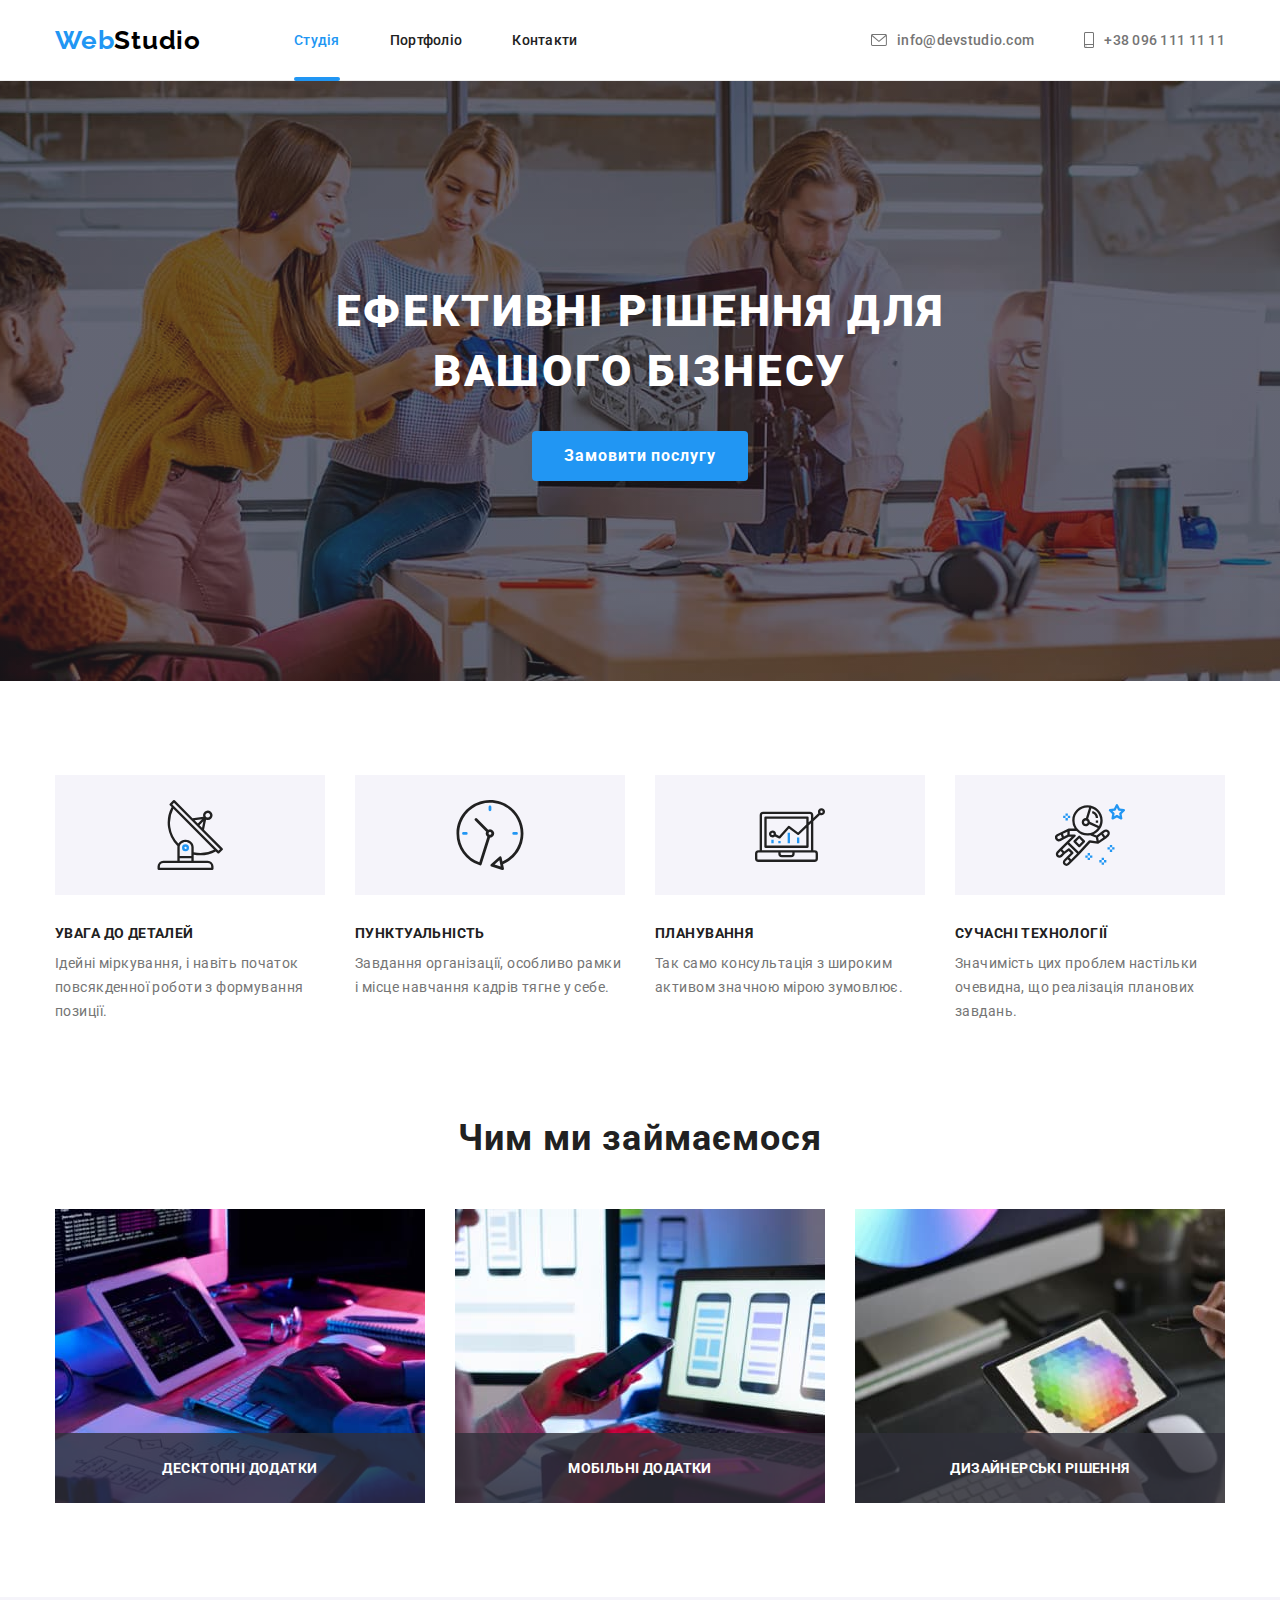
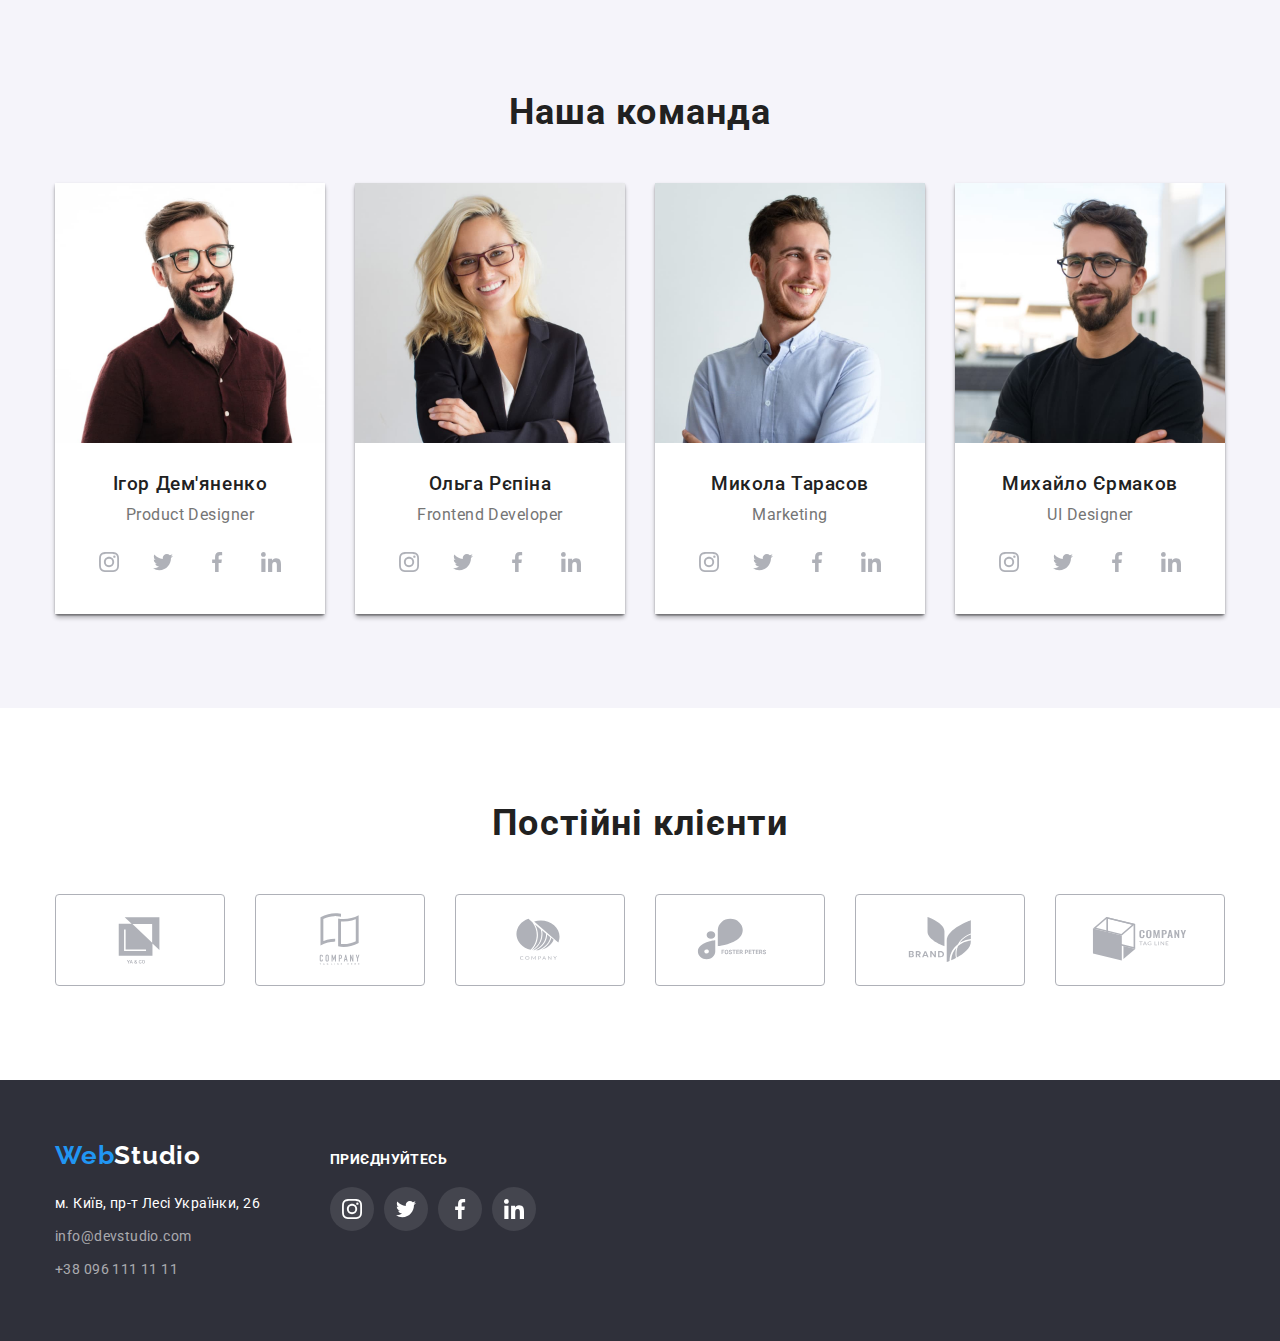
<file: index.html>
<!DOCTYPE html>
<html lang="uk">
  <head>
    <meta charset="UTF-8" />
    <meta http-equiv="X-UA-Compatible" content="IE=edge" />
    <meta name="viewport" content="width=device-width, initial-scale=1.0" />
    <title>web studio</title>
    <link rel="preconnect" href="https://fonts.googleapis.com" />
    <link rel="preconnect" href="https://fonts.gstatic.com" crossorigin />
    <link
      href="https://fonts.googleapis.com/css2?family=Raleway:wght@700&family=Roboto:ital,wght@0,400;0,500;0,900;1,700&display=swap"
      rel="stylesheet"
    />
    <link
      rel="stylesheet"
      href="https://cdnjs.cloudflare.com/ajax/libs/modern-normalize/1.1.0/modern-normalize.min.css"
    />
    <link rel="stylesheet" href="./css/styles.css" />
  </head>
  <body class="body">
    
    <!-- header -->

    <header class="header">
      <div class="container">
        <a class="logo logo-header link" href="/">
          <span class="logo-color">Web</span>Studio</a
        >
        <nav class="header-nav">
          <ul class="header-list list">
            <li class="header-link-item">
              <a
                class="header-list-link header-link header-current link"
                href=""
                >Студія</a
              >
            </li>
            <li class="header-link-item">
              <a
                class="header-list-link header-link link"
                href="./portfolio.html"
                >Портфоліо</a
              >
            </li>
            <li class="header-link-item">
              <a class="header-list-link header-link link" href="">Контакти</a>
            </li>
          </ul>
        </nav>
        <ul class="header-list header-contacts list">
          <li class="header-link-item">
            <a
              class="header-list-link header-link-mail link"
              href="mailto:info@devstudio.com"
            >
              <svg class="mail-icon" width="16" height="12">
                <use href="./images/icons.svg#icon-envelope"></use>
              </svg>
              info@devstudio.com</a
            >
          </li>
          <li class="header-link-item">
            <a
              class="header-list-link header-link-tel link"
              href="tel:+380961111111"
            >
              <svg class="tel-icon" width="10" height="16">
                <use href="./images/icons.svg#icon-smartphone"></use>
              </svg>
              +38 096 111 11 11</a
            >
          </li>
        </ul>
      </div>
    </header>

    <!-- main content -->

    <main>
      <!-- hero section -->

      <section class="hero">
        <div class="container">
          <h1 class="hero-title">
            Ефективні рішення для вашого бізнесу
          </h1>
          <button class="hero-button button" type="button" data-modal-open>
            Замовити послугу
          </button>
        </div>
      </section>

      <!-- benefits section -->

      <section class="benefits">
        <div class="container">
          <h2 class="second-title visually-hidden">Наші переваги</h2>
          <ul class="benefits-list list">
            <li class="benefits-item">
              <div class="benefits-icon">
                <svg width="70" height="70">
                  <use href="./images/icons.svg#icon-benefits-1"></use>
                </svg>
              </div>
              <h3 class="benefits-third-title">УВАГА ДО ДЕТАЛЕЙ</h3>
              <p class="benefits-text">
                Ідейні міркування, і навіть початок повсякденної роботи з
                формування позиції.
              </p>
            </li>
            <li class="benefits-item">
              <div class="benefits-icon">
                <svg width="70" height="70">
                  <use href="./images/icons.svg#icon-benefits-2"></use>
                </svg>
              </div>
              <h3 class="benefits-third-title">ПУНКТУАЛЬНІСТЬ</h3>
              <p class="benefits-text">
                Завдання організації, особливо рамки і місце навчання кадрів
                тягне у себе.
              </p>
            </li>
            <li class="benefits-item">
              <div class="benefits-icon">
                <svg width="70" height="70">
                  <use href="./images/icons.svg#icon-benefits-3"></use>
                </svg>
              </div>
              <h3 class="benefits-third-title">ПЛАНУВАННЯ</h3>
              <p class="benefits-text">
                Так само консультація з широким активом значною мірою зумовлює.
              </p>
            </li>
            <li class="benefits-item">
              <div class="benefits-icon">
                <svg width="70" height="70">
                  <use href="./images/icons.svg#icon-benefits-4"></use>
                </svg>
              </div>
              <h3 class="benefits-third-title">СУЧАСНІ ТЕХНОЛОГІЇ</h3>
              <p class="benefits-text">
                Значимість цих проблем настільки очевидна, що реалізація
                планових завдань.
              </p>
            </li>
          </ul>
        </div>
      </section>

      <!-- tasks section -->

      <section class="tasks">
        <div class="container">
          <h2 class="second-title">Чим ми займаємося</h2>
          <ul class="tasks-list list">
            <li class="tasks-list-item">
              <img
                class="tasks-img img"
                src="./images/task1.jpg"
                alt="Набір тексту"
                width="370"
                height="294"
              />
              <div class="tasks-description">
                Десктопні додатки
              </div>
            </li>
            <li class="tasks-list-item">
              <img
                class="tasks-img img"
                src="./images/task2.jpg"
                alt="Телефон  і ноутбук"
                width="370"
                height="294"
              />
              <div class="tasks-description">
                Мобільні додатки
              </div>
            </li>
            <li class="tasks-list-item">
              <img
                class="tasks-img img"
                src="./images/task3.jpg"
                alt="Робота з планшетом"
                width="370"
                height="294"
              />
              <div class="tasks-description">
                Дизайнерські рішення
              </div>
            </li>
          </ul>
        </div>
      </section>

      <!-- team section -->

      <section class="team">
        <div class="container">
          <h2 class="second-title">Наша команда</h2>
          <ul class="team-list list">
            <li class="team-item">
              <img
                class="team-img img"
                src="./images/igor.jpg"
                alt="фото Ігоря Демяненка"
                width="270"
                height="260"
              />
              <div class="team-description">
                <h3 class="team-third-title">Ігор Дем'яненко</h3>
                <p class="team-text" lang="en">Product Designer</p>
                <ul class="social-icons list">
                  <li class="social-item">
                    <a class="social-link link" href=""
                      ><svg class="social-icons" width="20" height="20">
                        <use
                          href="./images/icons.svg#icon-instagram"
                        ></use></svg
                    ></a>
                  </li>
                  <li class="social-item">
                    <a class="social-link link" href=""
                      ><svg class="social-icons" width="20" height="20">
                        <use href="./images/icons.svg#icon-twitter"></use></svg
                    ></a>
                  </li>
                  <li class="social-item">
                    <a class="social-link link" href=""
                      ><svg class="social-icons" width="20" height="20">
                        <use href="./images/icons.svg#icon-facebook"></use></svg
                    ></a>
                  </li>
                  <li class="social-item">
                    <a class="social-link link" href=""
                      ><svg class="social-icons" width="20" height="20">
                        <use href="./images/icons.svg#icon-linkedin"></use></svg
                    ></a>
                  </li>
                </ul>
              </div>
            </li>
            <li class="team-item">
              <img
                class="team-img img"
                src="./images/olga.jpg"
                alt="фото Ольги Рєпіної"
                width="270"
                height="260"
              />
              <div class="team-description">
                <h3 class="team-third-title">Ольга Рєпіна</h3>
                <p class="team-text" lang="en">Frontend Developer</p>
                <ul class="social-icons list">
                  <li class="social-item">
                    <a class="social-link link" href=""
                      ><svg class="social-icons" width="20" height="20">
                        <use
                          href="./images/icons.svg#icon-instagram"
                        ></use></svg
                    ></a>
                  </li>
                  <li class="social-item">
                    <a class="social-link link" href=""
                      ><svg class="social-icons" width="20" height="20">
                        <use href="./images/icons.svg#icon-twitter"></use></svg
                    ></a>
                  </li>
                  <li class="social-item">
                    <a class="social-link link" href=""
                      ><svg class="social-icons" width="20" height="20">
                        <use href="./images/icons.svg#icon-facebook"></use></svg
                    ></a>
                  </li>
                  <li class="social-item">
                    <a class="social-link link" href=""
                      ><svg class="social-icons" width="20" height="20">
                        <use href="./images/icons.svg#icon-linkedin"></use></svg
                    ></a>
                  </li>
                </ul>
              </div>
            </li>
            <li class="team-item">
              <img
                class="team-img img"
                src="./images/mykola.jpg"
                alt="фото Миколи Тарасова"
                width="270"
                height="260"
              />
              <div class="team-description">
                <h3 class="team-third-title">Микола Тарасов</h3>
                <p class="team-text" lang="en">Marketing</p>
                <ul class="social-icons list">
                  <li class="social-item">
                    <a class="social-link link" href=""
                      ><svg class="social-icons" width="20" height="20">
                        <use
                          href="./images/icons.svg#icon-instagram"
                        ></use></svg
                    ></a>
                  </li>
                  <li class="social-item">
                    <a class="social-link link" href=""
                      ><svg class="social-icons" width="20" height="20">
                        <use href="./images/icons.svg#icon-twitter"></use></svg
                    ></a>
                  </li>
                  <li class="social-item">
                    <a class="social-link link" href=""
                      ><svg class="social-icons" width="20" height="20">
                        <use href="./images/icons.svg#icon-facebook"></use></svg
                    ></a>
                  </li>
                  <li class="social-item">
                    <a class="social-link link" href=""
                      ><svg class="social-icons" width="20" height="20">
                        <use href="./images/icons.svg#icon-linkedin"></use></svg
                    ></a>
                  </li>
                </ul>
              </div>
            </li>
            <li class="team-item">
              <img
                class="team-img img"
                src="./images/mykhailo.jpg"
                alt="фото Михайла Єрмакова"
                width="270"
                height="260"
              />
              <div class="team-description">
                <h3 class="team-third-title">Михайло Єрмаков</h3>
                <p class="team-text" lang="en">UI Designer</p>
                <ul class="social-icons list">
                  <li class="social-item">
                    <a class="social-link link" href=""
                      ><svg class="social-icons" width="20" height="20">
                        <use
                          href="./images/icons.svg#icon-instagram"
                        ></use></svg
                    ></a>
                  </li>
                  <li class="social-item">
                    <a class="social-link link" href=""
                      ><svg class="social-icons" width="20" height="20">
                        <use href="./images/icons.svg#icon-twitter"></use></svg
                    ></a>
                  </li>
                  <li class="social-item">
                    <a class="social-link link" href=""
                      ><svg class="social-icons" width="20" height="20">
                        <use href="./images/icons.svg#icon-facebook"></use></svg
                    ></a>
                  </li>
                  <li class="social-item">
                    <a class="social-link link" href=""
                      ><svg class="social-icons" width="20" height="20">
                        <use href="./images/icons.svg#icon-linkedin"></use></svg
                    ></a>
                  </li>
                </ul>
              </div>
            </li>
          </ul>
        </div>
      </section>

      <!-- section clients -->

      <section class="clients">
        <div class="container">
          <h2 class="second-title">Постійні клієнти</h2>
          <ul class="clients-list list">
            <li class="clients-item">
              <a class="clients-link link" href=""
                ><svg width="106" height="60">
                  <use href="./images/icons.svg#icon-Logo"></use></svg
              ></a>
            </li>
            <li class="clients-item">
              <a class="clients-link link" href=""
                ><svg width="106" height="60">
                  <use href="./images/icons.svg#icon-Logo-1"></use></svg
              ></a>
            </li>
            <li class="clients-item">
              <a class="clients-link link" href=""
                ><svg width="106" height="60">
                  <use href="./images/icons.svg#icon-Logo-2"></use></svg
              ></a>
            </li>
            <li class="clients-item">
              <a class="clients-link link" href=""
                ><svg width="106" height="60">
                  <use href="./images/icons.svg#icon-Logo-3"></use></svg
              ></a>
            </li>
            <li class="clients-item">
              <a class="clients-link link" href=""
                ><svg width="106" height="60">
                  <use href="./images/icons.svg#icon-Logo-4"></use></svg
              ></a>
            </li>
            <li class="clients-item">
              <a class="clients-link link" href=""
                ><svg width="106" height="60">
                  <use href="./images/icons.svg#icon-Logo-5"></use></svg
              ></a>
            </li>
          </ul>
        </div>
      </section>
    </main>

    <!-- footer -->

    <footer class="footer">
      <div class="container">
        <div class="footer-contacts">
          <a class="logo footer-logo link" href="/"
            ><span class="logo-color">Web</span
            ><span class="footer-logo-color">Studio</span></a
          >
          <address class="address">
            <ul class="footer-address-list list">
              <li class="footer-address-item">
                <a
                  class="link footer-address-link footer-link"
                  href="https://www.google.com.ua/maps/place/%D0%B1%D1%83%D0%BB.+%D0%9B%D0%B5%D1%81%D0%B8+%D0%A3%D0%BA%D1%80%D0%B0%D0%B8%D0%BD%D0%BA%D0%B8,+26/@50.4265807,30.5361971,17z/data=!4m6!3m5!1s0x40d4cf0e033ecbe9:0x57a4dffefec77da0!4b1!8m2!3d50.4265807!4d30.5383858?hl=ru"
                  target="_blank"
                  rel="noreferrer noopener nofollow"
                  >м. Київ, пр-т Лесі Українки, 26</a
                >
              </li>
              <li class="footer-address-item">
                <a
                  class="link footer-mail footer-link"
                  href="mailto:info@devstudio.com"
                >
                  info@devstudio.com</a
                >
              </li>
              <li class="footer-address-item">
                <a class="link footer-tel footer-link" href="tel:+380961111111">
                  +38 096 111 11 11</a
                >
              </li>
            </ul>
          </address>
        </div>
        <div class="futer-social-links">
          <h2 class="footer-header">приєднуйтесь</h2>
          <ul class="footer-social-list list">
            <li class="footer-icon">
              <a class="footer-icon-link link" href=""
                ><svg class="social-icons" width="20" height="20">
                  <use href="./images/icons.svg#icon-instagram"></use></svg
              ></a>
            </li>
            <li class="footer-icon">
              <a class="footer-icon-link link" href=""
                ><svg class="social-icons" width="20" height="20">
                  <use href="./images/icons.svg#icon-twitter"></use></svg
              ></a>
            </li>
            <li class="footer-icon">
              <a class="footer-icon-link link" href=""
                ><svg class="social-icons" width="20" height="20">
                  <use href="./images/icons.svg#icon-facebook"></use></svg
              ></a>
            </li>
            <li class="footer-icon">
              <a class="footer-icon-link link" href=""
                ><svg class="social-icons" width="20" height="20">
                  <use href="./images/icons.svg#icon-linkedin"></use></svg
              ></a>
            </li>
          </ul>
        </div>
      </div>
    </footer>
    
    
     
    
    <div class="modal-backdrop is-hidden" data-modal>
      <div class="modal">
        <button class="close-modal" type="button" data-modal-close>
          <svg class="close-icon" width="18" height="18">
            <use href="./images/icons.svg#icon-cross"></use>
          </svg>
        </button>
      </div>
    </div>
    <script src="./js/modal.js"></script>
  </body>
</html>
</file>
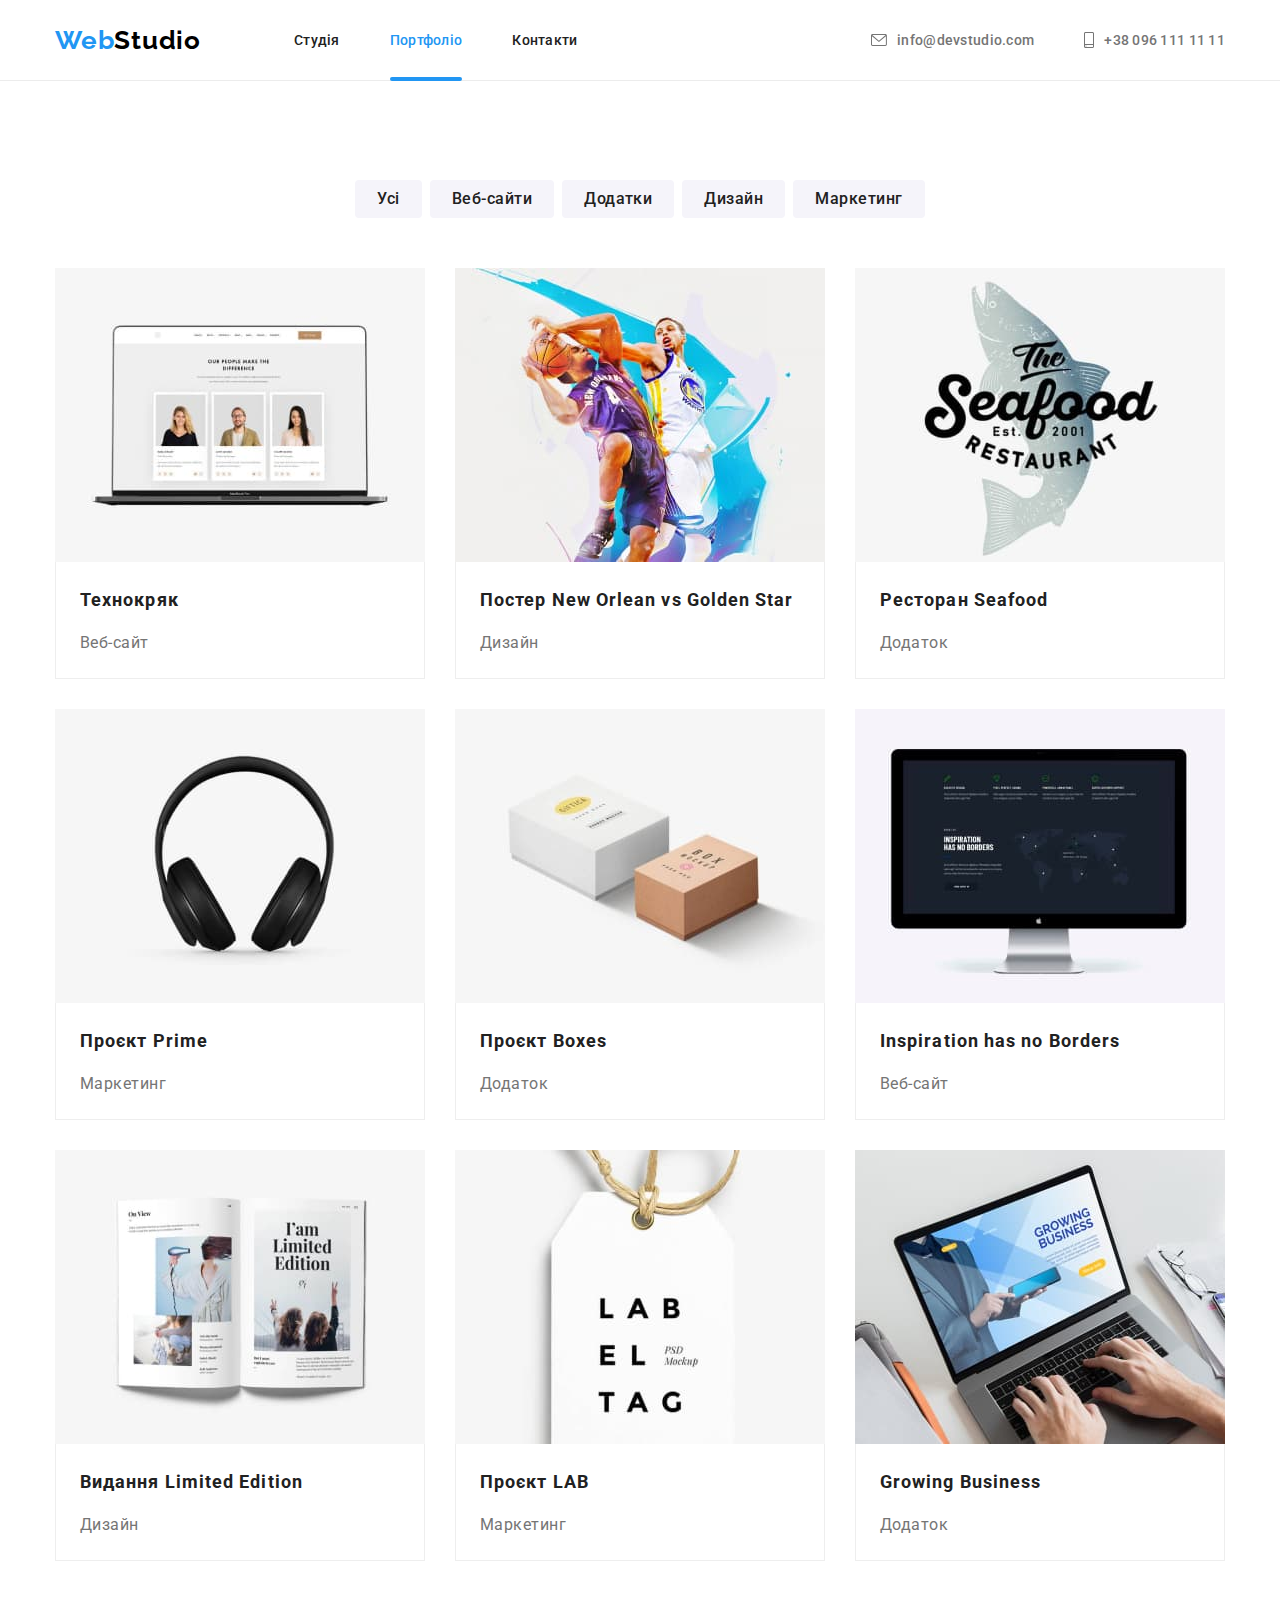
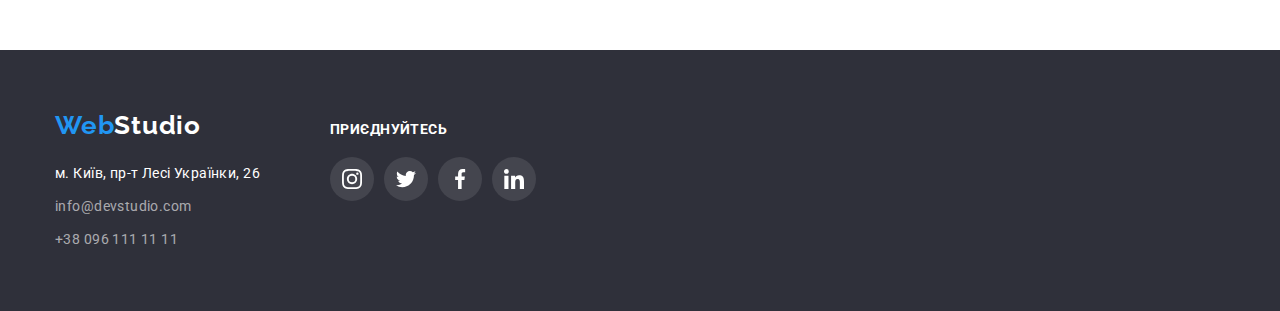
<file: portfolio.html>
<!DOCTYPE html>
<html lang="uk">
  <head>
    <meta charset="UTF-8" />
    <meta http-equiv="X-UA-Compatible" content="IE=edge" />
    <meta name="viewport" content="width=device-width, initial-scale=1.0" />
    <title>Portfolio</title>
    <link rel="preconnect" href="https://fonts.googleapis.com" />
    <link rel="preconnect" href="https://fonts.gstatic.com" crossorigin />
    <link
      href="https://fonts.googleapis.com/css2?family=Raleway:wght@700&family=Roboto:ital,wght@0,400;0,500;0,900;1,700&display=swap"
      rel="stylesheet"
    />
    <link
      rel="stylesheet"
      href="https://cdnjs.cloudflare.com/ajax/libs/modern-normalize/1.1.0/modern-normalize.min.css"
    />
    <link rel="stylesheet" href="./css/styles.css" />
  </head>
  <body class="body">
    <!-- header -->

    <header class="header">
      <div class="container">
        <a class="logo logo-header link" href="/">
          <span class="logo-color">Web</span>Studio</a
        >
        <nav class="header-nav">
          <ul class="header-list list">
            <li class="header-link-item">
              <a class="header-list-link header-link link" href="./index.html"
                >Студія</a
              >
            </li>
            <li class="header-link-item">
              <a
                class="header-list-link header-link header-current link"
                href=""
                >Портфоліо</a
              >
            </li>
            <li class="header-link-item">
              <a class="header-list-link header-link link" href="">Контакти</a>
            </li>
          </ul>
        </nav>
        <ul class="header-list header-contacts list">
          <li class="header-link-item">
            <a
              class="header-list-link header-link-mail link"
              href="mailto:info@devstudio.com"
            >
              <svg class="mail-icon" width="16" height="12">
                <use href="./images/icons.svg#icon-envelope"></use>
              </svg>
              info@devstudio.com</a
            >
          </li>
          <li class="header-link-item">
            <a
              class="header-list-link header-link-tel link"
              href="tel:+380961111111"
            >
              <svg class="tel-icon" width="10" height="16">
                <use href="./images/icons.svg#icon-smartphone"></use>
              </svg>
              +38 096 111 11 11</a
            >
          </li>
        </ul>
      </div>
    </header>

    <!-- main content portfolio -->

    <main>
      <section class="projects">
        <div class="container">
          <h1 class="hero-title visually-hidden">Наші роботи</h1>
          <ul class="button-list list">
            <li class="button-item">
              <button class="projects-button button" type="button">Усі</button>
            </li>
            <li class="button-item">
              <button class="projects-button button" type="button">
                Веб-сайти
              </button>
            </li>
            <li class="button-item">
              <button class="projects-button button" type="button">
                Додатки
              </button>
            </li>
            <li class="button-item">
              <button class="projects-button button" type="button">
                Дизайн
              </button>
            </li>
            <li class="button-item">
              <button class="projects-button button" type="button">
                Маркетинг
              </button>
            </li>
          </ul>
          <ul class="projects-list list">
            <li class="projects-item">
              <a href="" class="projects-link link">
                <div class="img-wrapper">
                  <img
                    class="projects-img img"
                    src="./images/portfolio1.jpg"
                    alt="веб-сайт Технокряк"
                    width="370"
                    height="294"
                  />
                  <div class="projects-overlay">
                    Ресурс пропонує комплексні пропозиції з різним рівнем
                    функціоналу та сервісів. Все це дозволить відвідувачу
                    отримати вичерпні відомості про компанію чи приватну особу.
                  </div>
                </div>
                <div class="projects-description">
                  <h2 class="projects-title">Технокряк</h2>
                  <p class="projects-text">Веб-сайт</p>
                </div>
              </a>
            </li>
            <li class="projects-item">
              <a href="" class="projects-link link">
                <div class="img-wrapper">
                  <img
                    class="projects-img img"
                    src="./images/portfolio2.jpg"
                    alt="Постер з баскетболістами"
                    width="370"
                    height="294"
                  />
                  <div class="projects-overlay">
                    Ресурс пропонує комплексні пропозиції з різним рівнем
                    функціоналу та сервісів. Все це дозволить відвідувачу
                    отримати вичерпні відомості про компанію чи приватну особу.
                  </div>
                </div>
                <div class="projects-description">
                  <h2 class="projects-title">
                    Постер New Orlean vs Golden Star
                  </h2>
                  <p class="projects-text">Дизайн</p>
                </div>
              </a>
            </li>
            <li class="projects-item">
              <a href="" class="projects-link link">
                <div class="img-wrapper">
                  <img
                    class="projects-img img"
                    src="./images/portfolio3.jpg"
                    alt="Додаток для ресторану"
                    width="370"
                    height="294"
                  />
                  <div class="projects-overlay">
                    Ресурс пропонує комплексні пропозиції з різним рівнем
                    функціоналу та сервісів. Все це дозволить відвідувачу
                    отримати вичерпні відомості про компанію чи приватну особу.
                  </div>
                </div>
                <div class="projects-description">
                  <h2 class="projects-title">Ресторан Seafood</h2>
                  <p class="projects-text">Додаток</p>
                </div>
              </a>
            </li>
            <li class="projects-item">
              <a href="" class="projects-link link">
                <div class="img-wrapper">
                  <img
                    class="projects-img img"
                    src="./images/portfolio4.jpg"
                    alt="Маркетинговий проєкт"
                    width="370"
                    height="294"
                  />
                  <div class="projects-overlay">
                    Ресурс пропонує комплексні пропозиції з різним рівнем
                    функціоналу та сервісів. Все це дозволить відвідувачу
                    отримати вичерпні відомості про компанію чи приватну особу.
                  </div>
                </div>
                <div class="projects-description">
                  <h2 class="projects-title">Проєкт Prime</h2>
                  <p class="projects-text">Маркетинг</p>
                </div>
              </a>
            </li>
            <li class="projects-item">
              <a href="" class="projects-link link">
                <div class="img-wrapper">
                  <img
                    class="projects-img img"
                    src="./images/portfolio5.jpg"
                    alt="Додаток для проєкту"
                    width="370"
                    height="294"
                  />
                  <div class="projects-overlay">
                    Ресурс пропонує комплексні пропозиції з різним рівнем
                    функціоналу та сервісів. Все це дозволить відвідувачу
                    отримати вичерпні відомості про компанію чи приватну особу.
                  </div>
                </div>
                <div class="projects-description">
                  <h2 class="projects-title">Проєкт Boxes</h2>
                  <p class="projects-text">Додаток</p>
                </div>
              </a>
            </li>
            <li class="projects-item">
              <a href="" class="projects-link link">
                <div class="img-wrapper">
                  <img
                    class="projects-img img"
                    src="./images/portfolio6.jpg"
                    alt="Веб-сайт"
                    width="370"
                    height="294"
                  />
                  <div class="projects-overlay">
                    Ресурс пропонує комплексні пропозиції з різним рівнем
                    функціоналу та сервісів. Все це дозволить відвідувачу
                    отримати вичерпні відомості про компанію чи приватну особу.
                  </div>
                </div>
                <div class="projects-description">
                  <h2 class="projects-title">Inspiration has no Borders</h2>
                  <p class="projects-text">Веб-сайт</p>
                </div>
              </a>
            </li>
            <li class="projects-item">
              <a href="" class="projects-link link">
                <div class="img-wrapper">
                  <img
                    class="projects-img img"
                    src="./images/portfolio7.jpg"
                    alt="Дизайн для видання"
                    width="370"
                    height="294"
                  />
                  <div class="projects-overlay">
                    Ресурс пропонує комплексні пропозиції з різним рівнем
                    функціоналу та сервісів. Все це дозволить відвідувачу
                    отримати вичерпні відомості про компанію чи приватну особу.
                  </div>
                </div>
                <div class="projects-description">
                  <h2 class="projects-title">Видання Limited Edition</h2>
                  <p class="projects-text">Дизайн</p>
                </div>
              </a>
            </li>
            <li class="projects-item">
              <a href="" class="projects-link link">
                <div class="img-wrapper">
                  <img
                    class="projects-img img"
                    src="./images/portfolio8.jpg"
                    alt="Маркетинговий проєкт"
                    width="370"
                    height="294"
                  />
                  <div class="projects-overlay">
                    Ресурс пропонує комплексні пропозиції з різним рівнем
                    функціоналу та сервісів. Все це дозволить відвідувачу
                    отримати вичерпні відомості про компанію чи приватну особу.
                  </div>
                </div>
                <div class="projects-description">
                  <h2 class="projects-title">Проєкт LAB</h2>
                  <p class="projects-text">Маркетинг</p>
                </div>
              </a>
            </li>
            <li class="projects-item">
              <a href="" class="projects-link link">
                <div class="img-wrapper">
                  <img
                    class="projects-img img"
                    src="./images/portfolio9.jpg"
                    alt="Додаток для бізнесу"
                    width="370"
                    height="294"
                  />
                  <div class="projects-overlay">
                    Ресурс пропонує комплексні пропозиції з різним рівнем
                    функціоналу та сервісів. Все це дозволить відвідувачу
                    отримати вичерпні відомості про компанію чи приватну особу.
                  </div>
                </div>
                <div class="projects-description">
                  <h2 class="projects-title">Growing Business</h2>
                  <p class="projects-text">Додаток</p>
                </div>
              </a>
            </li>
          </ul>
        </div>
      </section>
    </main>

    <!-- footer -->

    <footer class="footer">
      <div class="container">
        <div class="footer-contacts">
          <a class="logo footer-logo link" href="/"
            ><span class="logo-color">Web</span
            ><span class="footer-logo-color">Studio</span></a
          >
          <address class="address">
            <ul class="footer-address-list list">
              <li class="footer-address-item">
                <a
                  class="link footer-address-link footer-link"
                  href="https://www.google.com.ua/maps/place/%D0%B1%D1%83%D0%BB.+%D0%9B%D0%B5%D1%81%D0%B8+%D0%A3%D0%BA%D1%80%D0%B0%D0%B8%D0%BD%D0%BA%D0%B8,+26/@50.4265807,30.5361971,17z/data=!4m6!3m5!1s0x40d4cf0e033ecbe9:0x57a4dffefec77da0!4b1!8m2!3d50.4265807!4d30.5383858?hl=ru"
                  target="_blank"
                  rel="noreferrer noopener nofollow"
                  >м. Київ, пр-т Лесі Українки, 26</a
                >
              </li>
              <li class="footer-address-item">
                <a
                  class="link footer-mail footer-link"
                  href="mailto:info@devstudio.com"
                >
                  info@devstudio.com</a
                >
              </li>
              <li class="footer-address-item">
                <a class="link footer-tel footer-link" href="tel:+380961111111">
                  +38 096 111 11 11</a
                >
              </li>
            </ul>
          </address>
        </div>
        <div class="futer-social-links">
          <h2 class="footer-header">приєднуйтесь</h2>
          <ul class="footer-social-list list">
            <li class="footer-icon">
              <a class="footer-icon-link link" href=""
                ><svg class="social-icons" width="20" height="20">
                  <use href="./images/icons.svg#icon-instagram"></use></svg
              ></a>
            </li>
            <li class="footer-icon">
              <a class="footer-icon-link link" href=""
                ><svg class="social-icons" width="20" height="20">
                  <use href="./images/icons.svg#icon-twitter"></use></svg
              ></a>
            </li>
            <li class="footer-icon">
              <a class="footer-icon-link link" href=""
                ><svg class="social-icons" width="20" height="20">
                  <use href="./images/icons.svg#icon-facebook"></use></svg
              ></a>
            </li>
            <li class="footer-icon">
              <a class="footer-icon-link link" href=""
                ><svg class="social-icons" width="20" height="20">
                  <use href="./images/icons.svg#icon-linkedin"></use></svg
              ></a>
            </li>
          </ul>
        </div>
      </div>
    </footer>
  </body>
</html>
</file>
<file: css/styles.css>
/* geheral styles */
:root {
  --main-color: #212121;
  --second-color: #757575;
  --accent-color: #2196f3;
  --extra-white-color: #ffffff;
  --background-color: #ffffff;
  --background-section-color: #2f303a;
  --accent-black-color: #000000;
  --background-second-color: #f5f4fa;
  --button-second-color: #f5f4fa;
}

h1,
h2,
h3,
p {
  margin: 0;
}

.body {
  font-family: "roboto", "sans-serif";
  font-size: 16px;
  background-color: var(--background-color);
  color: var(--main-color);
}

.link {
  text-decoration: none;
}

.list {
  list-style: none;
  padding-left: 0;
  margin: 0;
}
.button {
  cursor: pointer;

  transition-duration: 250ms;
  transition-timing-function: cubic-bezier(0.4, 0, 0.2, 1);
}

.visually-hidden {
  position: absolute;
  white-space: nowrap;
  width: 1px;
  height: 1px;
  overflow: hidden;
  border: 0;
  padding: 0;
  clip: rect(0 0 0 0);
  clip-path: inset(50%);
  margin: -1px;
}

.container {
  width: 1200px;
  margin: 0 auto;
  padding: 0 15px;
}

.img {
  display: block;
  max-width: 100%;
  height: auto;
}

/* header styles */

.header .container {
  display: flex;
  align-items: center;
}

.header {
  border-bottom: 1px solid #ececec;
}

.header-list {
  display: flex;
}

.logo {
  font-family: "Raleway";
  font-weight: 700;
  font-size: 26px;
  line-height: calc(31 / 26);
  letter-spacing: 0.03em;
  color: var(--accent-black-color);

  transition-property: text-decoration;
  transition-duration: 250ms;
  transition-timing-function: cubic-bezier(0.4, 0, 0.2, 1);
}

.logo-header {
  display: block;
  margin-right: 93px;
}

.logo:hover,
.logo:focus {
  text-decoration: underline var(--accent-color);
}

.logo-color {
  color: var(--accent-color);
}

.header-link-item:not(:last-child) {
  margin-right: 50px;
}

.header-contacts {
  margin-left: auto;
}

.header-list-link {
  display: flex;
  padding-top: 32px;
  padding-bottom: 32px;
  position: relative;

  font-weight: 500;
  font-size: 14px;
  line-height: calc(16 / 14);
  letter-spacing: 0.02em;
  color: var(--main-color);

  align-items: center;

  transition-property: color;
  transition-duration: 250ms;
  transition-timing-function: cubic-bezier(0.4, 0, 0.2, 1);
}

.header-link-mail,
.header-link-tel {
  color: var(--second-color);
}

.header-list-link:hover,
.header-list-link:focus {
  color: var(--accent-color);
}

.header-current {
  color: var(--accent-color);
}

.mail-icon {
  margin-right: 10px;
  fill: currentColor;
}

.tel-icon {
  margin-right: 10px;
  fill: currentColor;
}

.header-current::after {
  content: "";
  position: absolute;
  width: 100%;
  height: 4px;
  background: #2196f3;
  border-radius: 2px;
  bottom: -1px;
  left: 0px;
}

/* hero styles */

.hero {
  padding-top: 200px;
  padding-bottom: 200px;

  max-width: 1600px;
  height: 600px;
  background-image: linear-gradient(
      to right,
      rgba(47, 48, 58, 0.4),
      rgba(47, 48, 58, 0.4)
    ),
    url(../images/hero-bg.jpg);
  background-color: #c4c4c4;
  margin-left: auto;
  margin-right: auto;
  background-repeat: no-repeat;
  background-position: center;
  background-size: cover;
}

.hero-title {
  margin-bottom: 30px;

  text-align: center;
  margin-left: auto;
  margin-right: auto;
  font-weight: 900;
  font-size: 44px;
  line-height: calc(60 / 44);
  letter-spacing: 0.06em;
  text-transform: uppercase;
  color: var(--extra-white-color);
  width: 696px;
}

.hero-button {
  display: block;
  margin-left: auto;
  margin-right: auto;
  padding: 10px 32px;

  background-color: var(--accent-color);
  font-weight: 700;
  font-size: 16px;
  line-height: calc(30 / 16);
  letter-spacing: 0.06em;
  color: var(--extra-white-color);
  font-family: inherit;
  border-radius: 4px;
  border-style: none;

  transition-property: background-color, color;
  transition-duration: 250ms;
  transition-timing-function: cubic-bezier(0.4, 0, 0.2, 1);
}

.hero-button:hover,
.hero-button:focus {
  background-color: var(--button-second-color);
  color: var(--main-color);
}

/* benefits styles */

.benefits {
  padding-top: 94px;
  padding-bottom: 94px;
}

.benefits-list {
  display: flex;
}

.benefits-item {
  flex-basis: calc((100%-90px) / 4);
}
.benefits-item:not(:last-child) {
  margin-right: 30px;
}

.benefits-icon {
  display: flex;
  justify-content: center;
  align-items: center;

  width: 270px;
  height: 120px;
  margin-bottom: 30px;
  background-color: var(--background-second-color);
}

.benefits-third-title {
  margin-bottom: 10px;

  font-size: 14px;
  line-height: calc(16 / 14);
  letter-spacing: 0.03em;
  text-transform: uppercase;
  color: var(--main-color);
}

.benefits-text {
  font-size: 14px;
  line-height: calc(24 / 14);
  letter-spacing: 0.03em;
  color: var(--second-color);
}

/* tasks styles */

.tasks {
  padding-bottom: 94px;
}

.tasks-list {
  display: flex;
}

.tasks-list-item {
  flex-basis: calc((100%-60px) / 3);
  position: relative;
}

.tasks-list-item:not(:last-child) {
  margin-right: 30px;
}

.second-title {
  margin-bottom: 50px;

  font-size: 36px;
  line-height: calc(42 / 36);
  text-align: center;
  letter-spacing: 0.03em;
  color: var(--main-color);
}
.tasks-description {
  position: absolute;
  bottom: 0px;
  left: 0px;
  padding-top: 27px;
  padding-bottom: 27px;
  width: 100%;
  height: 70px;
  background-color: rgba(47, 48, 58, 0.8);

  font-weight: 700;
  font-size: 14px;
  line-height: calc(16 / 14);
  text-align: center;
  letter-spacing: 0.03em;
  text-transform: uppercase;
  color: #ffffff;
}

/* team styles */

.body .team {
  background-color: var(--background-second-color);
}

.team {
  padding-top: 94px;
  padding-bottom: 94px;
}

.team-list {
  display: flex;
}

.team-item {
  flex-basis: calc((100%-90px) / 4);

  box-shadow: 0px 4px 4px rgba(0, 0, 0, 0.25), 0px 1px 3px rgba(0, 0, 0, 0.12),
    0px 1px 1px rgba(0, 0, 0, 0.14), 0px 2px 1px rgba(0, 0, 0, 0.2);
  border-radius: 0px 0px 4px 4px;
}

.team-item:not(:last-child) {
  margin-right: 30px;
}

.team-description {
  padding-top: 30px;
  padding-bottom: 30px;
  padding-right: 0;
  padding-left: 0;

  background-color: var(--background-color);
}

.team-third-title {
  margin-bottom: 10px;

  font-weight: 500;
  line-height: calc(19 / 16);
  text-align: center;
  letter-spacing: 0.03em;
  color: var(--main-color);
}

.team-text {
  line-height: calc(19 / 16);
  text-align: center;
  letter-spacing: 0.03em;
  color: var(--second-color);
  margin-bottom: 16px;
}
.team-description .social-icons {
  display: flex;
  justify-content: center;
}
.team-description .social-item {
  width: 44px;
  height: 44px;
  margin-right: 10px;
}

.team-description .social-item:last-child {
  margin-right: 0;
}

.team-description .social-link {
  width: 100%;
  height: 100%;
  display: flex;
  align-items: center;
  justify-content: center;
  border-radius: 50%;
  background-color: var(--background-color);
  color: #afb1b8;

  transition-property: background-color, color;
  transition-duration: 250ms;
  transition-timing-function: cubic-bezier(0.4, 0, 0.2, 1);
}

.team-description .social-icons {
  fill: currentColor;
}
.team-description .social-link:hover,
.team-description .social-link:focus {
  background-color: var(--accent-color);
  color: var(--extra-white-color);
}

/* clients styles*/

.clients {
  padding-top: 94px;
  padding-bottom: 94px;
}

.clients-list {
  display: flex;
}

.clients-item {
  width: 170px;
  height: 92px;
  margin-right: 30px;
}

.clients-item:last-child {
  margin-right: 0;
}

.clients-link {
  display: flex;
  margin-right: 30px;

  height: 100%;
  width: 100%;
  background-color: var(#f5f5f5);
  color: #afb1b8;
  justify-content: center;
  align-items: center;
  fill: currentColor;
  border: 1px solid #afb1b8;
  border-radius: 4px;

  transition-property: color, border-color;
  transition-duration: 250ms;
  transition-timing-function: cubic-bezier(0.4, 0, 0.2, 1);
}

.clients-link:hover,
.clients-link:focus {
  color: var(--accent-color);
  border-color: var(--accent-color);
}

/* footer styles */

.footer {
  padding-top: 60px;
  padding-bottom: 60px;

  background-color: var(--background-section-color);
}

.footer .container {
  display: flex;
  align-items: baseline;
}

.footer-contacts {
  margin-right: 70px;
}

.footer-logo {
  display: block;
  margin-bottom: 20px;
}

.footer-logo-color {
  color: var(--extra-white-color);
}

.address {
  font-style: normal;
}

.footer-address-item:not(:last-child) {
  margin-bottom: 9px;
}

.footer-address-link {
  font-weight: 400;
  font-size: 14px;
  line-height: calc(24 / 14);
  letter-spacing: 0.03em;
  color: var(--extra-white-color);

  transition-property: color;
  transition-duration: 250ms;
  transition-timing-function: cubic-bezier(0.4, 0, 0.2, 1);
}

.footer-mail {
  margin-bottom: 9px;
}

.footer-mail,
.footer-tel {
  font-weight: 400;
  font-size: 14px;
  line-height: calc(24 / 14);
  letter-spacing: 0.03em;
  color: rgba(255, 255, 255, 0.6);

  transition-property: color;
  transition-duration: 250ms;
  transition-timing-function: cubic-bezier(0.4, 0, 0.2, 1);
}

.footer-link:hover,
.footer-link:focus {
  color: var(--accent-color);
}

/* .futer-social-links {
  display: flex;
} */

.footer-header {
  margin-bottom: 20px;

  font-size: 14px;
  line-height: calc(16 / 14);
  letter-spacing: 0.03em;
  text-transform: uppercase;
  color: var(--extra-white-color);
}

.footer-social-list {
  display: flex;
}

.footer-icon {
  width: 44px;
  height: 44px;
  margin-right: 10px;
}

.footer-icon-link {
  width: 100%;
  height: 100%;
  display: flex;
  align-items: center;
  justify-content: center;
  border-radius: 50%;
  background-color: rgba(255, 255, 255, 0.1);
  color: var(--extra-white-color);

  transition-property: background-color;
  transition-duration: 250ms;
  transition-timing-function: cubic-bezier(0.4, 0, 0.2, 1);
}

.footer .social-icons {
  fill: currentColor;
}
.footer-icon-link:hover,
.footer-icon-link:focus {
  background-color: var(--accent-color);
}

/* portfolio styles */

.projects {
  padding-top: 99px;
  padding-bottom: 89px;
}

.button-list {
  display: flex;
  margin-left: auto;
  justify-content: center;
  margin-bottom: 50px;
}

.button-item:not(:last-child) {
  margin-right: 8px;
}

.projects-button {
  padding: 6px 22px;
  padding-bottom: 6px;

  font-weight: 500;
  font-size: 16px;
  line-height: calc(26 / 16);
  letter-spacing: 0.03em;
  background-color: var(--button-second-color);
  border: none;
  border-radius: 4px;
  color: var(--main-color);
  font-family: inherit;

  transition-property: background-color, color, box-shadow;
  transition-duration: 250ms;
  transition-timing-function: cubic-bezier(0.4, 0, 0.2, 1);
}

.projects-button:hover,
.projects-button:focus {
  background-color: var(--accent-color);
  color: var(--extra-white-color);
  box-shadow: 0px 3px 1px rgba(0, 0, 0, 0.1), 0px 1px 2px rgba(0, 0, 0, 0.08),
    0px 2px 2px rgba(0, 0, 0, 0.12);
}

.projects-list {
  display: flex;
  flex-wrap: wrap;
}

.projects-item {
  margin-right: 30px;
  margin-bottom: 30px;

  transition-property: box-shadow;
  transition-duration: 250ms;
  transition-timing-function: cubic-bezier(0.4, 0, 0.2, 1);
}

.projects-item:hover,
.projects-item:focus {
  box-shadow: 0px 1px 1px rgba(0, 0, 0, 0.12), 0px 4px 4px rgba(0, 0, 0, 0.06),
    1px 4px 6px rgba(0, 0, 0, 0.16);
}

.projects-item:nth-child(3n) {
  margin-right: 0;
}

.projects-item:nth-last-child(-n + 3) {
  margin-bottom: 0px;
}

.projects-description {
  border-left: 1px solid #eeeeee;
  border-right: 1px solid #eeeeee;
  border-bottom: 1px solid #eeeeee;
  padding: 20px 24px;
}

.projects-title {
  margin-bottom: 10px;

  font-size: 18px;
  line-height: calc(36 / 18);
  letter-spacing: 0.06em;
  color: var(--main-color);
}

.projects-text {
  line-height: calc(30 / 16);
  letter-spacing: 0.03em;
  color: var(--second-color);
}

.projects-list .img-wrapper {
  position: relative;
  overflow: hidden;
}

.projects-overlay {
  position: absolute;
  display: flex;
  align-items: center;
  justify-content: center;
  background: rgba(33, 150, 243, 0.9);
  bottom: 0;
  top: 0;
  left: 0;
  right: 0;
  font-weight: 400;
  font-size: 18px;
  line-height: calc(28 / 18);
  letter-spacing: 0.03em;
  color: var(--extra-white-color);
  padding: 63px 24px;

  transform: translateY(100%);
  transition-property: transform;
  transition-duration: 250ms;
  transition-timing-function: cubic-bezier(0.4, 0, 0.2, 1);
}

.projects-link:hover .projects-overlay,
.projects-link:focus .projects-overlay {
  transform: translateY(0);
}

.modal-backdrop {
  position: fixed;
  top: 0;
  left: 0;
  width: 100%;
  height: 100%;
  background-color: rgba(0, 0, 0, 0.2);

  transition-duration: 1000ms;
  transition-timing-function: cubic-bezier(0.215, 0.61, 0.355, 1);
}

.modal {
  position: absolute;
  top: 50%;
  left: 50%;
  transform: translate(-50%, -50%) rotate(0deg) scale(1);
  transition-duration: 1000ms;
  transition-timing-function: cubic-bezier(0.4, 0, 0.2, 1);

  width: 528px;
  height: 581px;

  background: var(--background-color);
  box-shadow: 0px 1px 3px rgba(0, 0, 0, 0.12), 0px 1px 1px rgba(0, 0, 0, 0.14),
    0px 2px 1px rgba(0, 0, 0, 0.2);
  border-radius: 4px;
}

.is-hidden .modal {
  opacity: 0;
  visibility: hidden;
  transform: rotate(270deg) scale(0.2);
}

.close-modal {
  position: absolute;
  top: 8px;
  right: 8px;
  display: flex;
  align-items: center;
  justify-content: center;
  background: transparent;
  width: 30px;
  height: 30px;
  border: 1px solid rgba(0, 0, 0, 0.1);
  border-radius: 50%;
}

.close-icon {
  fill: var(--accent-black-color);

  transition-property: color;
  transition-duration: 250ms;
  transition-timing-function: cubic-bezier(0.4, 0, 0.2, 1);
}

.close-icon:hover,
.close-icon:focus {
  fill: var(--accent-color);
}

.is-hidden {
  visibility: hidden;
  opacity: 0;
  pointer-events: none;
}
</file>
